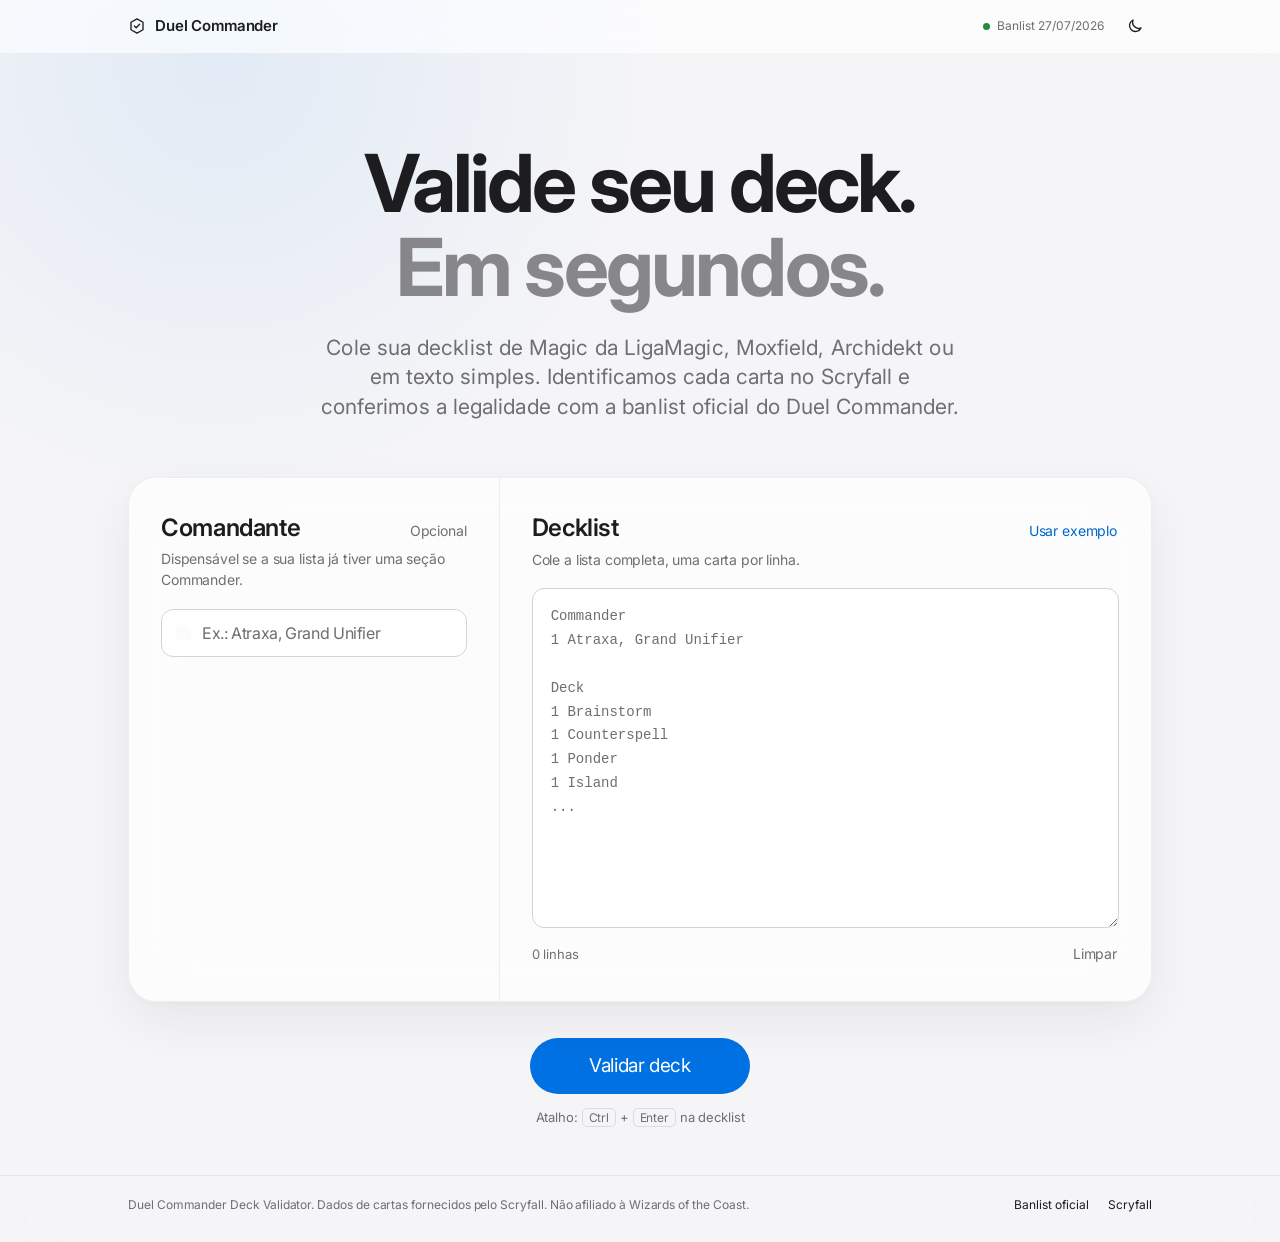
<file: index.html>
<!DOCTYPE html>
<html lang="pt-BR">
<head>
    <meta charset="UTF-8">
    <meta name="viewport" content="width=device-width, initial-scale=1.0">
    <meta name="description" content="Valide seu deck de Duel Commander com a banlist oficial e veja suas cartas em lista ou em grade.">
    <meta name="color-scheme" content="light dark">
    <meta name="theme-color" content="#ffffff" media="(prefers-color-scheme: light)">
    <meta name="theme-color" content="#000000" media="(prefers-color-scheme: dark)">

    <title>Duel Commander Validator</title>

    <!-- Aplica o tema antes da pintura para evitar flash -->
    <script>
        (function () {
            var theme = null;
            try { theme = localStorage.getItem("dc_theme"); } catch (e) {}
            if (theme !== "light" && theme !== "dark") {
                theme = window.matchMedia("(prefers-color-scheme: dark)").matches ? "dark" : "light";
            }
            document.documentElement.setAttribute("data-theme", theme);
        })();
    </script>

    <link rel="preconnect" href="https://fonts.googleapis.com">
    <link rel="preconnect" href="https://fonts.gstatic.com" crossorigin>
    <link href="https://fonts.googleapis.com/css2?family=Inter:wght@400;500;600;700&display=swap" rel="stylesheet">

    <link rel="stylesheet" href="css/style.css">
</head>

<body>

    <div class="ambient" aria-hidden="true"><span></span></div>

    <!-- NAVEGAÇÃO GLOBAL -->

    <header class="globalnav">
        <div class="globalnav-inner">

            <a class="brand" href="./" aria-label="Duel Commander Validator, início">
                <span class="brand-mark" aria-hidden="true">
                    <svg viewBox="0 0 24 24" width="18" height="18">
                        <path d="M12 2.5 20 7v10l-8 4.5L4 17V7z" fill="none" stroke="currentColor" stroke-width="1.8" stroke-linejoin="round"/>
                        <path d="m8.5 12 2.4 2.4 4.6-4.8" fill="none" stroke="currentColor" stroke-width="1.8" stroke-linecap="round" stroke-linejoin="round"/>
                    </svg>
                </span>
                <span class="brand-name">Duel Commander</span>
            </a>

            <div class="globalnav-actions">

                <span class="banlist-badge" title="Data da última verificação da banlist">
                    <span class="status-dot" aria-hidden="true"></span>
                    <span>Banlist <span id="banlistDate">atualizada</span></span>
                </span>

                <button
                    id="themeToggle"
                    class="icon-button"
                    type="button"
                    aria-label="Alternar para o modo escuro"
                    title="Alternar tema"
                >
                    <svg class="icon-sun" viewBox="0 0 24 24" width="18" height="18" aria-hidden="true">
                        <circle cx="12" cy="12" r="4.2" fill="none" stroke="currentColor" stroke-width="1.8"/>
                        <path d="M12 2.5v2.2M12 19.3v2.2M2.5 12h2.2M19.3 12h2.2M5.3 5.3l1.6 1.6M17.1 17.1l1.6 1.6M5.3 18.7l1.6-1.6M17.1 6.9l1.6-1.6" stroke="currentColor" stroke-width="1.8" stroke-linecap="round"/>
                    </svg>
                    <svg class="icon-moon" viewBox="0 0 24 24" width="18" height="18" aria-hidden="true">
                        <path d="M20 14.5A8 8 0 0 1 9.5 4a8 8 0 1 0 10.5 10.5z" fill="none" stroke="currentColor" stroke-width="1.8" stroke-linejoin="round"/>
                    </svg>
                </button>

            </div>

        </div>
    </header>


    <main>

        <!-- HERO -->

        <section class="hero">
            <h1 class="hero-title">
                Valide seu deck.
                <span class="hero-title-muted">Em segundos.</span>
            </h1>

            <p class="hero-lead">
                Cole sua decklist de Magic da LigaMagic, Moxfield,
                Archidekt ou em texto simples. Identificamos cada carta
                no Scryfall e conferimos a legalidade com a banlist
                oficial do Duel Commander.
            </p>
        </section>


        <!-- FORMULÁRIO -->

        <section class="section">
            <div class="container">

                <div class="composer">

                    <!-- COMANDANTE -->

                    <div class="composer-field composer-commander">

                        <div class="field-head">
                            <label class="field-label" for="commanderInput">
                                Comandante
                            </label>
                            <span class="field-hint">Opcional</span>
                        </div>

                        <p class="field-help">
                            Dispensável se a sua lista já tiver uma seção
                            Commander.
                        </p>

                        <div class="input-wrapper">
                            <svg class="input-icon" viewBox="0 0 24 24" width="17" height="17" aria-hidden="true">
                                <circle cx="11" cy="11" r="6.5" fill="none" stroke="currentColor" stroke-width="1.8"/>
                                <path d="m16 16 4.5 4.5" stroke="currentColor" stroke-width="1.8" stroke-linecap="round"/>
                            </svg>

                            <input
                                type="text"
                                id="commanderInput"
                                class="text-input"
                                placeholder="Ex.: Atraxa, Grand Unifier"
                                autocomplete="off"
                                spellcheck="false"
                            >
                        </div>

                        <div
                            id="commanderPreview"
                            class="commander-preview hidden"
                        ></div>

                    </div>


                    <!-- DECKLIST -->

                    <div class="composer-field composer-deck">

                        <div class="field-head">
                            <label class="field-label" for="deckInput">
                                Decklist
                            </label>

                            <button
                                id="exampleButton"
                                class="text-button"
                                type="button"
                            >
                                Usar exemplo
                            </button>
                        </div>

                        <p class="field-help">
                            Cole a lista completa, uma carta por linha.
                        </p>

                        <textarea
                            id="deckInput"
                            class="deck-textarea"
                            spellcheck="false"
                            placeholder="Commander
1 Atraxa, Grand Unifier

Deck
1 Brainstorm
1 Counterspell
1 Ponder
1 Island
..."
                        ></textarea>

                        <div class="textarea-footer">
                            <span id="lineCounter">0 linhas</span>

                            <button
                                id="clearButton"
                                class="text-button text-button-muted"
                                type="button"
                            >
                                Limpar
                            </button>
                        </div>

                    </div>

                </div>


                <!-- AÇÃO -->

                <div class="action-section">

                    <button
                        id="validateButton"
                        class="pill-button pill-button-large"
                        type="button"
                    >
                        <span id="validateButtonText">Validar deck</span>
                    </button>

                    <p class="action-info">
                        Atalho: <kbd>Ctrl</kbd> + <kbd>Enter</kbd> na decklist
                    </p>

                </div>

            </div>
        </section>


        <!-- LOADING -->

        <section
            id="loadingSection"
            class="loading-section hidden"
            role="status"
            aria-live="polite"
        >
            <div class="loading-spinner" aria-hidden="true"></div>

            <h2 class="loading-title">Validando deck</h2>

            <p id="loadingText">Consultando Scryfall</p>

            <div class="progress-container" aria-hidden="true">
                <div id="progressBar" class="progress-bar"></div>
            </div>
        </section>


        <!-- RESULTADO -->

        <section
            id="resultSection"
            class="result-section hidden"
        >
            <div class="container">

                <!-- STATUS -->

                <div id="resultStatus" class="result-status" role="status" aria-live="polite">

                    <div id="resultStatusIcon" class="result-status-icon" aria-hidden="true"></div>

                    <h2 id="resultStatusLabel" class="result-status-title">
                        Deck válido
                    </h2>

                    <p id="resultStatusTitle" class="result-status-subtitle">
                        Seu deck está dentro das regras.
                    </p>

                    <p id="resultStatusDescription" class="result-status-description">
                        Nenhum problema encontrado.
                    </p>

                </div>


                <!-- ESTATÍSTICAS -->

                <dl class="stats-strip">

                    <div class="stat">
                        <dt>Total de cartas</dt>
                        <dd id="totalCards">0</dd>
                    </div>

                    <div class="stat">
                        <dt>Cartas diferentes</dt>
                        <dd id="uniqueCards">0</dd>
                    </div>

                    <div class="stat stat-success">
                        <dt>Legais</dt>
                        <dd id="legalCards">0</dd>
                    </div>

                    <div class="stat stat-danger">
                        <dt>Problemas</dt>
                        <dd id="problemCards">0</dd>
                    </div>

                </dl>


                <!-- COMANDANTE -->

                <div id="commanderResultPanel" class="tile commander-result-panel hidden">
                    <div class="tile-head">
                        <h3 class="tile-title">Comandante</h3>
                    </div>

                    <div id="commanderResult"></div>
                </div>


                <!-- PROBLEMAS -->

                <div id="problemsPanel" class="tile problems-panel hidden">
                    <div class="tile-head">
                        <h3 class="tile-title">Problemas encontrados</h3>
                    </div>

                    <div id="problemsList" class="problems-list"></div>
                </div>


                <!-- CARTAS -->

                <div class="tile cards-panel">

                    <div class="tile-head cards-toolbar">

                        <div>
                            <h3 class="tile-title">Cartas analisadas</h3>

                            <div class="legend">
                                <span><i class="legend-dot legal"></i>Legal</span>
                                <span><i class="legend-dot banned"></i>Banida</span>
                                <span><i class="legend-dot commander"></i>Só no deck (banida como comandante)</span>
                                <span><i class="legend-dot unknown"></i>Não encontrada</span>
                            </div>
                        </div>

                        <div class="toolbar-controls">

                            <div class="segmented" role="group" aria-label="Filtrar cartas">
                                <button type="button" class="segmented-option is-active" data-filter="all" aria-pressed="true">
                                    Todas <span id="filterAllCount" class="segmented-count"></span>
                                </button>
                                <button type="button" class="segmented-option" data-filter="problems" aria-pressed="false">
                                    Com problema <span id="filterProblemCount" class="segmented-count"></span>
                                </button>
                            </div>

                            <div class="segmented segmented-icons" role="group" aria-label="Modo de visualização">
                                <button type="button" class="segmented-option is-active" data-view="list" aria-pressed="true" aria-label="Ver em lista" title="Lista">
                                    <svg viewBox="0 0 24 24" width="17" height="17" aria-hidden="true">
                                        <path d="M9 6h11M9 12h11M9 18h11" stroke="currentColor" stroke-width="1.8" stroke-linecap="round"/>
                                        <circle cx="4.5" cy="6" r="1.3" fill="currentColor"/>
                                        <circle cx="4.5" cy="12" r="1.3" fill="currentColor"/>
                                        <circle cx="4.5" cy="18" r="1.3" fill="currentColor"/>
                                    </svg>
                                    <span class="segmented-text">Lista</span>
                                </button>
                                <button type="button" class="segmented-option" data-view="grid" aria-pressed="false" aria-label="Ver em grade" title="Grade">
                                    <svg viewBox="0 0 24 24" width="17" height="17" aria-hidden="true">
                                        <rect x="3.5" y="3.5" width="7" height="7" rx="1.6" fill="none" stroke="currentColor" stroke-width="1.8"/>
                                        <rect x="13.5" y="3.5" width="7" height="7" rx="1.6" fill="none" stroke="currentColor" stroke-width="1.8"/>
                                        <rect x="3.5" y="13.5" width="7" height="7" rx="1.6" fill="none" stroke="currentColor" stroke-width="1.8"/>
                                        <rect x="13.5" y="13.5" width="7" height="7" rx="1.6" fill="none" stroke="currentColor" stroke-width="1.8"/>
                                    </svg>
                                    <span class="segmented-text">Grade</span>
                                </button>
                            </div>

                        </div>

                    </div>

                    <div id="cardsList" class="cards-list is-list"></div>

                    <p id="cardsEmpty" class="cards-empty hidden">
                        Nenhuma carta com problema. Tudo certo por aqui.
                    </p>

                </div>


                <!-- NOVA VALIDAÇÃO -->

                <div class="new-validation">
                    <button id="newValidationButton" class="pill-button pill-button-secondary" type="button">
                        Validar outro deck
                    </button>
                </div>

            </div>
        </section>

    </main>


    <!-- FOOTER -->

    <footer class="globalfooter">
        <div class="container footer-inner">
            <p>
                Duel Commander Deck Validator. Dados de cartas fornecidos
                pelo Scryfall. Não afiliado à Wizards of the Coast.
            </p>

            <nav class="footer-links" aria-label="Links externos">
                <a href="https://www.duelcommander.org/banlist/" target="_blank" rel="noopener noreferrer">Banlist oficial</a>
                <a href="https://scryfall.com/" target="_blank" rel="noopener noreferrer">Scryfall</a>
            </nav>
        </div>
    </footer>


    <!-- TOOLTIP DA CARTA (hover na lista) -->

    <div id="cardTooltip" class="card-tooltip" aria-hidden="true">
        <img id="tooltipImage" alt="">
    </div>


    <!-- VISUALIZADOR DA CARTA (clique) -->

    <dialog id="cardViewer" class="card-viewer" aria-labelledby="cardViewerName">
        <div class="card-viewer-body">
            <button type="button" class="card-viewer-close icon-button" data-close-viewer aria-label="Fechar">
                <svg viewBox="0 0 24 24" width="18" height="18" aria-hidden="true">
                    <path d="M6 6l12 12M18 6 6 18" stroke="currentColor" stroke-width="2" stroke-linecap="round"/>
                </svg>
            </button>

            <img id="cardViewerImage" class="card-viewer-image" alt="">

            <div class="card-viewer-info">
                <span id="cardViewerStatus" class="card-status"></span>
                <h3 id="cardViewerName"></h3>
                <p id="cardViewerReason"></p>
            </div>
        </div>
    </dialog>


    <script src="js/banlist.js"></script>
    <script src="js/deck-view.js"></script>
    <script src="js/app.js"></script>
    <script src="js/ui.js"></script>

</body>
</html>
</file>
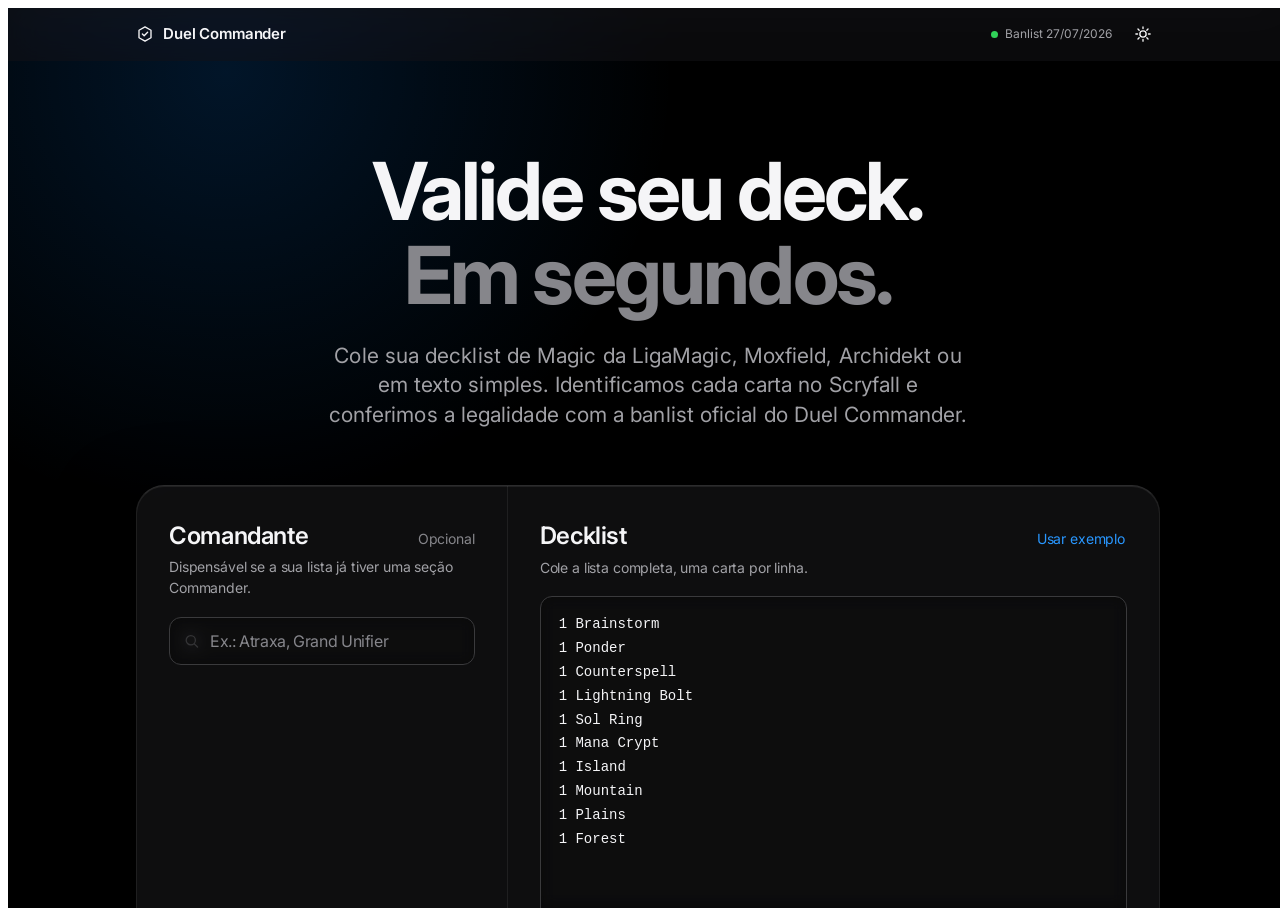
<file: tests/ui.test.html>
<!DOCTYPE html>
<html lang="pt-BR">
<head>
    <meta charset="UTF-8">
    <title>Testes: interface</title>
</head>
<body>

<iframe id="app" src="../index.html" style="width:1280px;height:900px;border:0"></iframe>

<script src="harness.js"></script>
<script src="fixtures.js"></script>
<script>

const frame = document.getElementById("app");

let win;
let doc;

const $ = selector => doc.querySelector(selector);
const $$ = selector => [...doc.querySelectorAll(selector)];

/*
Estado limpo para cada teste: resultado com as cartas
de exemplo, filtro "Todas" e lista. View Transitions
ficam desligadas: o tempo virtual do headless nunca
executa o callback delas.
*/

function setup() {

    doc.startViewTransition = undefined;

    win.renderResult({
        structure: { total: 7 },
        analyzed: fixtureCards,
        problems: fixtureProblems,
        commanderData: null,
        legalCount: 4,
        problemCount: 2
    });

    $("#resultSection").classList.remove("hidden");

    win.positionThumbs();

    $('[data-filter="all"]').click();
    $('[data-view="list"]').click();

}

function groupTitles() {

    return $$(".card-group-title").map(
        title => title.firstChild.textContent.trim()
    );

}

test("page loads without errors", () => {
    assertEqual(typeof win.renderCards, "function");
    assertEqual($("#lineCounter").textContent.trim(), "0 linhas", "o fim de app.js deve ter rodado");
});

test("cards are grouped by type", () => {
    setup();
    assertEqual(groupTitles(), ["Criaturas", "Mágicas instantâneas", "Artefatos", "Terrenos", "Não encontradas"]);
});

test("view toggle switches list and grid", () => {
    setup();
    $('[data-view="grid"]').click();
    assertEqual($("#cardsList").classList.contains("is-grid"), true);
    assertEqual($('[data-view="grid"]').getAttribute("aria-pressed"), "true");
    $('[data-view="list"]').click();
    assertEqual($("#cardsList").classList.contains("is-list"), true);
    assertEqual($('[data-view="grid"]').getAttribute("aria-pressed"), "false");
});

test("problems filter shows only problems, then resets on clean deck", () => {
    setup();
    $('[data-filter="problems"]').click();
    assertEqual($$(".deck-card").length, 2);
    win.renderCards(fixtureCards.filter(card => card.status === "legal"));
    assertEqual($('[data-filter="problems"]').disabled, true);
    assertEqual($('[data-filter="all"]').getAttribute("aria-pressed"), "true");
    assertEqual($$(".deck-card").length > 0, true);
});

test("unknown card shows placeholder and viewer opens without image", () => {
    setup();
    $('[data-view="grid"]').click();
    const placeholder = $(".deck-card.is-unknown .deck-card-placeholder");
    assertEqual(placeholder.textContent.trim(), "Cartaquenaoexiste");
    placeholder.closest(".deck-card").click();
    assertEqual($("#cardViewer").open, true);
    assertEqual($("#cardViewerImage").hasAttribute("src"), false);
    $("#cardViewer").dispatchEvent(new Event("cancel", { cancelable: true }));
    assertEqual($("#cardViewer").open, false);
});

test("theme toggle flips data-theme and persists", () => {
    doc.startViewTransition = undefined;
    const before = doc.documentElement.dataset.theme;
    $("#themeToggle").click();
    const after = doc.documentElement.dataset.theme;
    assertEqual(after, before === "dark" ? "light" : "dark");
    assertEqual(win.localStorage.getItem("dc_theme"), after);
});

test("segmented thumb is measured once results are visible", () => {
    setup();
    assertEqual($$(".segmented.has-thumb").length, 2);
    assertEqual($(".segmented").style.getPropertyValue("--thumb-w") !== "", true);
});

test("toggles do not touch a live region", () => {
    setup();
    assertEqual($("#resultSection").hasAttribute("aria-live"), false);
    assertEqual($$("#resultSection [aria-live]").map(el => el.id), ["resultStatus"]);
});

test("verdict icon strokes are drawable", () => {
    setup();
    const paths = $$("#resultStatusIcon svg path");
    assertEqual(paths.length, 2, "o X tem dois traços");
    assertEqual(paths.every(path => path.getAttribute("pathLength") === "1"), true);
});

test("problem stat matches the problem list", () => {
    setup();
    assertEqual($("#problemCards").textContent.trim(), String($$(".problem-item").length));
    assertEqual($("#problemCards").textContent.trim(), "2");
});

test("filter label names its unit", () => {
    setup();
    assertEqual($('[data-filter="problems"]').textContent.trim().startsWith("Com problema"), true);
});

test("verdict has one specific line", () => {
    setup();
    assertEqual($("#resultStatusTitle").textContent.trim(), win.describeProblems(fixtureCards, fixtureProblems));
    assertEqual($("#resultStatusDescription").textContent.trim(), "");
});

test("example button updates the line counter", () => {
    $("#exampleButton").click();
    assertEqual($("#lineCounter").textContent.trim(), "10 linhas");
});

test("dark theme has no colored glow on banned cards", () => {
    setup();
    doc.documentElement.dataset.theme = "dark";
    $('[data-view="grid"]').click();
    const shadow = win.getComputedStyle($(".deck-card.is-banned .deck-card-art")).boxShadow;
    assertEqual(shadow.includes("rgba(255, 69, 58, 0.4)"), false, shadow);
});

test("ambient has a single light", () => {
    assertEqual($$(".ambient span").length, 1);
});

frame.addEventListener("load", () => {
    win = frame.contentWindow;
    doc = frame.contentDocument;
    done();
});

</script>
</body>
</html>
</file>
<file: css/style.css>
/* =========================================================
   DUEL COMMANDER VALIDATOR
   Estilo inspirado no design da Apple: superfícies limpas,
   tipografia grande, cinzas neutros e um único azul de ação.
========================================================= */

*,
*::before,
*::after {
    box-sizing: border-box;
    margin: 0;
    padding: 0;
}


/* =========================================================
   TOKENS: TEMA CLARO (padrão)
========================================================= */

:root {
    color-scheme: light;

    --bg: #ffffff;
    --bg-alt: #f5f5f7;
    --surface: #ffffff;
    --surface-raised: #ffffff;
    --field: #ffffff;
    --field-border: #d2d2d7;

    --text: #1d1d1f;
    --text-secondary: #6e6e73;
    --text-tertiary: #6e6e73;
    --text-display-muted: #86868b;

    --separator: rgba(0, 0, 0, 0.1);
    --separator-soft: rgba(0, 0, 0, 0.06);
    --hover: rgba(0, 0, 0, 0.04);

    --accent: #0071e3;
    --accent-hover: #0077ed;
    --accent-text: #0066cc;
    --accent-ring: rgba(0, 113, 227, 0.32);

    --green: #248a3d;
    --green-bg: rgba(52, 199, 89, 0.12);
    --red: #d70015;
    --red-bg: rgba(255, 59, 48, 0.1);
    --orange: #b25000;
    --orange-bg: rgba(255, 149, 0, 0.14);
    --gray-bg: rgba(0, 0, 0, 0.06);

    --nav-bg: rgba(255, 255, 255, 0.64);
    --nav-bg-scrolled: rgba(255, 255, 255, 0.8);
    --segmented-bg: rgba(0, 0, 0, 0.06);
    --segmented-thumb: #ffffff;

    /* Vidro: superfície translúcida + desfoque + borda de luz */
    --glass: rgba(255, 255, 255, 0.72);
    --glass-strong: rgba(255, 255, 255, 0.76);
    --popover-bg: rgba(255, 255, 255, 0.92);
    --glass-inner: rgba(255, 255, 255, 0.72);
    --glass-edge: rgba(255, 255, 255, 0.85);
    --glass-rim: rgba(0, 0, 0, 0.06);
    --glass-blur: saturate(180%) blur(28px);
    --glass-shadow: 0 1px 0 rgba(255, 255, 255, 0.9) inset, 0 20px 50px rgba(0, 0, 0, 0.06), 0 2px 8px rgba(0, 0, 0, 0.03);
    --field-glass: rgba(255, 255, 255, 0.86);

    /* Luz ambiente que o vidro refrata: uma só, azul e discreta */
    --ambient-a: rgba(0, 113, 227, 0.08);
    --ambient-base: #f5f5f7;

    --shadow-tile: 0 2px 12px rgba(0, 0, 0, 0.04);
    --shadow-pop: 0 12px 40px rgba(0, 0, 0, 0.14), 0 2px 8px rgba(0, 0, 0, 0.06);
    --shadow-card: 0 6px 20px rgba(0, 0, 0, 0.14);

    --radius-xl: 28px;
    --radius-lg: 18px;
    --radius-md: 12px;
    --radius-sm: 8px;

    --font:
        -apple-system, BlinkMacSystemFont, "SF Pro Text", "SF Pro Display",
        Inter, "Segoe UI", Roboto, "Helvetica Neue", Arial, sans-serif;
    --font-mono:
        ui-monospace, "SF Mono", "JetBrains Mono", Menlo, Consolas, monospace;

    --ease: cubic-bezier(0.25, 0.1, 0.25, 1);
    --ease-out: cubic-bezier(0.16, 1, 0.3, 1);
}


/* =========================================================
   TOKENS: TEMA ESCURO
========================================================= */

:root[data-theme="dark"] {
    color-scheme: dark;

    --bg: #000000;
    --bg-alt: #101012;
    --surface: #1c1c1e;
    --surface-raised: #2c2c2e;
    --field: #0b0b0c;
    --field-border: #3a3a3c;

    --text: #f5f5f7;
    --text-secondary: #a1a1a6;
    --text-tertiary: #86868b;
    --text-display-muted: #86868b;

    --separator: rgba(255, 255, 255, 0.14);
    --separator-soft: rgba(255, 255, 255, 0.08);
    --hover: rgba(255, 255, 255, 0.06);

    --accent: #0071e3;
    --accent-hover: #0a84ff;
    --accent-text: #2997ff;
    --accent-ring: rgba(41, 151, 255, 0.4);

    --green: #30d158;
    --green-bg: rgba(48, 209, 88, 0.14);
    --red: #ff453a;
    --red-bg: rgba(255, 69, 58, 0.14);
    --orange: #ff9f0a;
    --orange-bg: rgba(255, 159, 10, 0.15);
    --gray-bg: rgba(255, 255, 255, 0.1);

    --nav-bg: rgba(18, 18, 20, 0.6);
    --nav-bg-scrolled: rgba(18, 18, 20, 0.78);
    --segmented-bg: rgba(255, 255, 255, 0.1);
    --segmented-thumb: rgba(255, 255, 255, 0.24);

    --glass: rgba(28, 28, 30, 0.5);
    --glass-strong: rgba(36, 36, 38, 0.72);
    --popover-bg: rgba(44, 44, 46, 0.92);
    --glass-inner: rgba(255, 255, 255, 0.045);
    --glass-edge: rgba(255, 255, 255, 0.12);
    --glass-rim: rgba(255, 255, 255, 0.07);
    --glass-blur: saturate(160%) blur(32px);
    --glass-shadow: 0 1px 0 rgba(255, 255, 255, 0.08) inset, 0 30px 80px rgba(0, 0, 0, 0.5);
    --field-glass: rgba(0, 0, 0, 0.38);

    /* No escuro: fundo preto, um leve brilho azul atrás do vidro */
    --ambient-a: rgba(10, 132, 255, 0.16);
    --ambient-base: #000000;

    --shadow-tile: none;
    --shadow-pop: 0 16px 50px rgba(0, 0, 0, 0.6);
    --shadow-card: 0 8px 24px rgba(0, 0, 0, 0.5);
}


/* =========================================================
   BASE
========================================================= */

html {
    scroll-behavior: smooth;
    -webkit-text-size-adjust: 100%;
}

body {
    min-height: 100vh;
    display: flex;
    flex-direction: column;

    background: var(--ambient-base);
    color: var(--text);

    font-family: var(--font);
    font-size: 17px;
    line-height: 1.47;
    letter-spacing: -0.022em;

    -webkit-font-smoothing: antialiased;
    -moz-osx-font-smoothing: grayscale;

    transition: background-color 0.3s var(--ease), color 0.3s var(--ease);
}

main {
    flex: 1;
}

button,
input,
textarea {
    font: inherit;
    color: inherit;
    letter-spacing: inherit;
}

button {
    cursor: pointer;
    background: none;
    border: 0;
}

img {
    display: block;
    max-width: 100%;
}

a {
    color: var(--accent-text);
    text-decoration: none;
}

a:hover {
    text-decoration: underline;
}

:focus-visible {
    outline: 3px solid var(--accent-ring);
    outline-offset: 2px;
    border-radius: 6px;
}

::selection {
    background: var(--accent-ring);
}

input,
textarea {
    caret-color: var(--accent);
}

html {
    scrollbar-color: var(--separator) transparent;
}

a {
    text-underline-offset: 3px;
}

kbd {
    font-family: var(--font);
    font-size: 12px;
    padding: 1px 6px;
    border-radius: 5px;
    border: 1px solid var(--separator);
    background: var(--bg-alt);
    color: var(--text-secondary);
}

.container {
    width: min(1024px, 100% - 32px);
    margin: 0 auto;
}

.hidden {
    display: none !important;
}


/* =========================================================
   NAVEGAÇÃO GLOBAL
========================================================= */

.globalnav {
    position: sticky;
    top: 0;
    z-index: 100;

    background: var(--nav-bg);
    -webkit-backdrop-filter: saturate(180%) blur(20px);
    backdrop-filter: saturate(180%) blur(20px);

    /* A linha só aparece quando há conteúdo passando por baixo */
    border-bottom: 1px solid transparent;

    transition: background-color 0.3s var(--ease), border-color 0.3s var(--ease);
}

.globalnav.is-scrolled {
    background: var(--nav-bg-scrolled);
    border-bottom-color: var(--separator-soft);
}

.globalnav-inner {
    width: min(1024px, 100% - 32px);
    height: 52px;
    margin: 0 auto;

    display: flex;
    align-items: center;
    justify-content: space-between;
    gap: 16px;
}

.brand {
    display: inline-flex;
    align-items: center;
    gap: 9px;

    color: var(--text);
    font-size: 15px;
    font-weight: 600;
    letter-spacing: -0.01em;
}

.brand:hover {
    text-decoration: none;
}

.brand-mark {
    display: inline-flex;
}

.globalnav-actions {
    display: flex;
    align-items: center;
    gap: 14px;
}

.banlist-badge {
    display: inline-flex;
    align-items: center;
    gap: 7px;

    color: var(--text-secondary);
    font-size: 12px;
    letter-spacing: 0;
}

.status-dot {
    width: 7px;
    height: 7px;
    border-radius: 50%;
    background: var(--green);
}

.icon-button {
    width: 34px;
    height: 34px;

    display: inline-flex;
    align-items: center;
    justify-content: center;

    border-radius: 50%;
    color: var(--text);

    transition: background-color 0.2s var(--ease);
}

.icon-button:hover {
    background: var(--hover);
}

/* Lua no claro (vai para escuro), sol no escuro: um gira para dentro, o outro para fora */
#themeToggle {
    position: relative;
}

#themeToggle svg {
    position: absolute;
    transition: transform 0.5s var(--ease-out), opacity 0.25s var(--ease);
}

.icon-sun {
    opacity: 0;
    transform: rotate(-90deg) scale(0.5);
}

.icon-moon {
    opacity: 1;
    transform: none;
}

:root[data-theme="dark"] .icon-sun {
    opacity: 1;
    transform: none;
}

:root[data-theme="dark"] .icon-moon {
    opacity: 0;
    transform: rotate(90deg) scale(0.5);
}


/* =========================================================
   HERO
========================================================= */

.hero {
    padding: 88px 16px 56px;
    text-align: center;
}

.hero-title {
    font-size: 80px;
    line-height: 1.05;
    font-weight: 700;
    letter-spacing: -0.035em;
    text-wrap: balance;
}

.hero-title-muted {
    display: block;
    color: var(--text-display-muted, var(--text-tertiary));
}

.hero-lead {
    max-width: 640px;
    margin: 24px auto 0;

    color: var(--text-secondary);
    font-size: 21px;
    line-height: 1.4;
    letter-spacing: 0.004em;
    text-wrap: pretty;
}


/* =========================================================
   FORMULÁRIO
========================================================= */

.section {
    padding-bottom: 40px;
}

.composer {
    display: grid;
    grid-template-columns: minmax(0, 0.85fr) minmax(0, 1.5fr);
    border-radius: var(--radius-xl);
}

.composer-field {
    padding: 32px;
}

/* Divisória entre comandante e decklist (sem overflow:hidden, que cortava o autocomplete) */
.composer-deck {
    border-left: 1px solid var(--glass-rim);
}

.field-head {
    display: flex;
    align-items: baseline;
    justify-content: space-between;
    gap: 12px;
}

.field-label {
    font-size: 24px;
    font-weight: 600;
    letter-spacing: -0.015em;
}

.field-hint {
    color: var(--text-tertiary);
    font-size: 14px;
    letter-spacing: -0.01em;
}

.field-help {
    margin: 4px 0 18px;
    color: var(--text-secondary);
    font-size: 14px;
    letter-spacing: -0.01em;
}

.input-wrapper {
    position: relative;
}

.input-icon {
    position: absolute;
    left: 14px;
    top: 50%;
    transform: translateY(-50%);
    color: var(--text-tertiary);
    pointer-events: none;
}

.text-input {
    width: 100%;
    height: 48px;
    padding: 0 16px 0 40px;

    background: var(--field-glass);
    border: 1px solid var(--field-border);
    border-radius: var(--radius-md);

    font-size: 16px;
    outline: none;

    transition: border-color 0.2s var(--ease), box-shadow 0.2s var(--ease);
}

.text-input::placeholder,
.deck-textarea::placeholder {
    color: var(--text-tertiary);
}

.text-input:focus,
.deck-textarea:focus {
    border-color: var(--accent);
    box-shadow: 0 0 0 4px var(--accent-ring);
}

.deck-textarea {
    display: block;
    width: 100%;
    min-height: 340px;
    padding: 16px 18px;
    resize: vertical;

    background: var(--field-glass);
    border: 1px solid var(--field-border);
    border-radius: var(--radius-md);

    font-family: var(--font-mono);
    font-size: 14px;
    line-height: 1.7;
    letter-spacing: 0;

    outline: none;

    transition: border-color 0.2s var(--ease), box-shadow 0.2s var(--ease);
}

.textarea-footer {
    margin-top: 12px;

    display: flex;
    align-items: center;
    justify-content: space-between;

    color: var(--text-tertiary);
    font-size: 13px;
    letter-spacing: -0.01em;
}

.text-button {
    color: var(--accent-text);
    font-size: 14px;
    letter-spacing: -0.01em;
    padding: 4px 2px;
    border-radius: 6px;
}

.text-button:hover {
    text-decoration: underline;
}

.text-button-muted {
    color: var(--text-secondary);
}


/* ---------- Autocomplete do comandante ---------- */

.commander-autocomplete {
    position: absolute;
    left: 0;
    right: 0;
    top: calc(100% + 6px);
    z-index: 50;

    max-height: 360px;
    overflow-y: auto;

    padding: 6px;

    background: var(--popover-bg);
    border: 1px solid var(--separator-soft);
    border-radius: var(--radius-md);
    box-shadow: var(--shadow-pop);
}

.commander-autocomplete-option {
    display: flex;
    align-items: center;
    gap: 10px;

    width: 100%;
    min-height: 40px;
    padding: 8px 10px;

    border-radius: var(--radius-sm);
    text-align: left;
    font-size: 15px;
    user-select: none;
    -webkit-user-select: none;
}

.commander-autocomplete-option:hover,
.commander-autocomplete-option:focus-visible {
    background: var(--accent);
    color: #ffffff;
    outline: none;
}

.commander-autocomplete-option span {
    overflow: hidden;
    white-space: nowrap;
    text-overflow: ellipsis;
}


/* ---------- Preview do comandante ---------- */

.commander-preview {
    margin-top: 20px;
}

.commander-preview-card {
    display: flex;
    align-items: center;
    gap: 16px;
}

.commander-preview-card img {
    width: 96px;
    border-radius: 5%;
    box-shadow: var(--shadow-card);
}

.commander-preview-card strong {
    display: block;
    font-size: 17px;
    font-weight: 600;
    line-height: 1.25;
}

.commander-preview-card span {
    display: block;
    margin-top: 4px;
    color: var(--green);
    font-size: 13px;
}


/* =========================================================
   BOTÕES PRINCIPAIS
========================================================= */

.action-section {
    padding: 36px 0 8px;
    text-align: center;
}

.pill-button {
    display: inline-flex;
    align-items: center;
    justify-content: center;
    gap: 8px;

    min-height: 44px;
    padding: 0 22px;

    border-radius: 980px;
    background: var(--accent);
    color: #ffffff;

    font-size: 17px;
    font-weight: 400;

    transition: background-color 0.2s var(--ease), transform 0.2s var(--ease), opacity 0.2s;
}

.pill-button:hover {
    background: var(--accent-hover);
}

.pill-button:active {
    transform: scale(0.98);
}

.pill-button:disabled {
    opacity: 0.45;
    cursor: not-allowed;
    transform: none;
}

.pill-button-large {
    min-height: 56px;
    min-width: 220px;
    padding: 0 32px;
    font-size: 19px;
}

.pill-button-secondary {
    background: transparent;
    color: var(--accent-text);
    border: 1px solid currentColor;
}

.pill-button-secondary:hover {
    background: var(--accent);
    border-color: var(--accent);
    color: #ffffff;
}

.action-info {
    margin-top: 14px;
    color: var(--text-tertiary);
    font-size: 13px;
    letter-spacing: -0.01em;
}


/* =========================================================
   LOADING
========================================================= */

.loading-section {
    padding: 48px 16px 64px;
    text-align: center;
}

.loading-spinner {
    width: 32px;
    height: 32px;
    margin: 0 auto 18px;

    border-radius: 50%;
    border: 3px solid var(--separator);
    border-top-color: var(--text-secondary);

    animation: spin 0.9s linear infinite;
}

@keyframes spin {
    to { transform: rotate(360deg); }
}

.loading-title {
    font-size: 24px;
    font-weight: 600;
    letter-spacing: -0.015em;
}

.loading-section p {
    margin-top: 4px;
    color: var(--text-secondary);
    font-size: 15px;
}

.progress-container {
    width: min(360px, 80%);
    height: 4px;
    margin: 22px auto 0;

    background: var(--separator-soft);
    border-radius: 4px;
    overflow: hidden;
}

.progress-bar {
    width: 0%;
    height: 100%;
    background: var(--accent);
    border-radius: 4px;
    transition: width 0.3s var(--ease);
}


/* =========================================================
   RESULTADO
========================================================= */

.result-section {
    padding: 40px 0 96px;
    scroll-margin-top: 52px;
    animation: rise 0.5s var(--ease) both;
}

@keyframes rise {
    from { opacity: 0; transform: translateY(16px); }
    to { opacity: 1; transform: none; }
}

.result-status {
    padding: 56px 24px 48px;
    text-align: center;
}

.result-status-icon {
    width: 64px;
    height: 64px;
    margin: 0 auto 18px;

    display: flex;
    align-items: center;
    justify-content: center;

    border-radius: 50%;
    background: var(--green);
    color: #ffffff;
}

.result-status.invalid .result-status-icon {
    background: var(--red);
}

.result-status-title {
    font-size: 80px;
    line-height: 1.05;
    font-weight: 700;
    letter-spacing: -0.035em;
    text-wrap: balance;
}

.result-status.valid .result-status-title {
    color: var(--green);
}

.result-status.invalid .result-status-title {
    color: var(--red);
}

.result-status-subtitle {
    margin-top: 10px;
    font-size: 28px;
    line-height: 1.15;
    font-weight: 600;
    letter-spacing: -0.02em;
    text-wrap: balance;
}

.result-status-description {
    margin-top: 10px;
    color: var(--text-secondary);
    font-size: 19px;
}

/* A linha do veredito já diz tudo; sem descrição, o espaço some */
.result-status-description:empty {
    display: none;
}


/* ---------- Estatísticas (faixa única, estilo ficha técnica) ---------- */

.stats-strip {
    display: grid;
    grid-template-columns: repeat(4, minmax(0, 1fr));
    margin: 0 0 12px;
    padding: 28px 0;

    background: var(--glass);
    border-radius: var(--radius-xl);
}

.stat {
    padding: 0 28px;
}

.stat + .stat {
    border-left: 1px solid var(--separator);
}

.stat dt {
    color: var(--text-secondary);
    font-size: 14px;
    letter-spacing: -0.01em;
}

.stat dd {
    margin-top: 2px;
    font-size: 40px;
    line-height: 1.1;
    font-weight: 600;
    letter-spacing: -0.03em;
    font-variant-numeric: tabular-nums;
}

.stat-success dd {
    color: var(--green);
}

.stat-danger dd {
    color: var(--red);
}


/* ---------- Tiles ---------- */

.tile {
    padding: 28px;
    margin-bottom: 12px;

    background: var(--glass);
    border-radius: var(--radius-xl);
}

.tile-head {
    margin-bottom: 20px;
}

.tile-title {
    font-size: 24px;
    font-weight: 600;
    letter-spacing: -0.015em;
}


/* ---------- Problemas ---------- */

.problems-list {
    background: var(--glass-inner);
    border-radius: var(--radius-lg);
    overflow: hidden;
}

.problem-item {
    display: flex;
    align-items: center;
    gap: 14px;
    padding: 14px 18px;
}

.problem-item + .problem-item {
    border-top: 1px solid var(--separator-soft);
}

.problem-icon {
    width: 26px;
    height: 26px;
    flex-shrink: 0;

    display: flex;
    align-items: center;
    justify-content: center;

    border-radius: 50%;
    background: var(--red);
    color: #ffffff;

    font-size: 14px;
    font-weight: 700;
}

.problem-info {
    flex: 1;
    min-width: 0;
}

.problem-name {
    font-size: 16px;
    font-weight: 600;
}

.problem-reason {
    margin-top: 1px;
    color: var(--text-secondary);
    font-size: 14px;
    letter-spacing: -0.01em;
}


/* ---------- Comandante (resultado) ---------- */

.commander-card {
    display: flex;
    align-items: center;
    gap: 24px;
}

.commander-card-zoom {
    flex-shrink: 0;
    border-radius: 7px;
    cursor: zoom-in;
}

.commander-card-image {
    width: 150px;
    border-radius: 4.8%;
    box-shadow: var(--shadow-card);
    transition: transform 0.25s var(--ease);
}

.commander-card-zoom:hover .commander-card-image {
    transform: translateY(-3px);
}

.commander-card-info h4 {
    font-size: 28px;
    line-height: 1.15;
    font-weight: 600;
    letter-spacing: -0.02em;
    margin-bottom: 6px;
}

.commander-card-info p {
    color: var(--text-secondary);
    font-size: 15px;
}

.commander-card-info .commander-state {
    color: var(--green);
    font-weight: 500;
}

.commander-card-info .commander-state.banned {
    color: var(--red);
}

.commander-card-info .commander-state.unknown {
    color: var(--text-secondary);
}


/* =========================================================
   CARTAS: TOOLBAR
========================================================= */

.cards-toolbar {
    display: flex;
    align-items: flex-end;
    justify-content: space-between;
    gap: 16px;
    flex-wrap: wrap;
}

.legend {
    display: flex;
    flex-wrap: wrap;
    gap: 6px 16px;
    margin-top: 8px;

    color: var(--text-secondary);
    font-size: 13px;
    letter-spacing: -0.01em;
}

.legend span {
    display: inline-flex;
    align-items: center;
    gap: 6px;
}

.legend-dot {
    width: 8px;
    height: 8px;
    border-radius: 50%;
}

.legend-dot.legal { background: var(--green); }
.legend-dot.banned { background: var(--red); }
.legend-dot.commander { background: var(--orange); }
.legend-dot.unknown { background: var(--text-tertiary); }

.toolbar-controls {
    display: flex;
    align-items: center;
    gap: 10px;
    flex-wrap: wrap;
}

/* Segmented control estilo iOS/macOS */
.segmented {
    display: inline-flex;
    padding: 2px;
    gap: 2px;

    background: var(--segmented-bg);
    border-radius: 9px;
}

.segmented-option {
    display: inline-flex;
    align-items: center;
    gap: 6px;

    min-height: 30px;
    padding: 0 12px;

    border-radius: 7px;
    color: var(--text);
    font-size: 13px;
    font-weight: 500;
    letter-spacing: -0.01em;
    white-space: nowrap;

    transition: background-color 0.2s var(--ease), box-shadow 0.2s var(--ease);
}

.segmented-option:hover:not(.is-active):not(:disabled) {
    background: var(--hover);
}

.segmented-option.is-active {
    background: var(--segmented-thumb);
    box-shadow: 0 1px 3px rgba(0, 0, 0, 0.12), 0 0 0 0.5px rgba(0, 0, 0, 0.04);
}

.segmented-option:disabled {
    opacity: 0.4;
    cursor: default;
}

.segmented-count {
    color: var(--text-secondary);
    font-variant-numeric: tabular-nums;
}

.segmented-icons .segmented-option {
    padding: 0 10px;
}

/* O texto existe para leitores de tela via aria-label; visualmente só o ícone */
.segmented-text {
    display: none;
}


/* =========================================================
   CARTAS: LISTA E GRADE
========================================================= */

.deck-card {
    position: relative;
    color: var(--text);
    text-align: left;
}

.deck-card-meta {
    display: flex;
    align-items: center;
    gap: 10px;
    min-width: 0;
}

.card-quantity {
    flex-shrink: 0;
    min-width: 26px;
    color: var(--text-tertiary);
    font-size: 14px;
    font-variant-numeric: tabular-nums;
}

.card-name {
    flex: 1;
    min-width: 0;
    overflow: hidden;
    white-space: nowrap;
    text-overflow: ellipsis;
    font-size: 15px;
}

.card-status {
    flex-shrink: 0;
    display: inline-flex;
    align-items: center;

    padding: 3px 9px;
    border-radius: 980px;

    font-size: 12px;
    font-weight: 500;
    letter-spacing: -0.005em;
    white-space: nowrap;
}

.card-status.legal { color: var(--green); background: var(--green-bg); }
.card-status.banned { color: var(--red); background: var(--red-bg); }
.card-status.commander-banned { color: var(--orange); background: var(--orange-bg); }
.card-status.unknown { color: var(--text-secondary); background: var(--gray-bg); }


/* ---------- Grupos por tipo ---------- */

.card-group + .card-group {
    margin-top: 32px;
}

.card-group-title {
    display: flex;
    align-items: baseline;
    gap: 8px;
    margin-bottom: 12px;

    font-size: 19px;
    font-weight: 600;
    letter-spacing: -0.015em;
}

.card-group-title span {
    color: var(--text-tertiary);
    font-weight: 400;
    font-variant-numeric: tabular-nums;
}

.deck-card {
    width: 100%;
}


/* ---------- Modo lista ---------- */

.cards-list.is-list .card-group-items {
    display: grid;
    grid-template-columns: repeat(2, minmax(0, 1fr));
    column-gap: 24px;

    padding: 0 18px;
    background: var(--glass-inner);
    border-radius: var(--radius-lg);
}

.cards-list.is-list .deck-card {
    display: flex;
    align-items: center;
    gap: 12px;

    min-height: 48px;
    padding: 8px 0;

    border-bottom: 1px solid var(--separator-soft);
}

/* Remove a linha da última carta de cada coluna */
.cards-list.is-list .deck-card:last-child,
.cards-list.is-list .deck-card:nth-last-child(2):nth-child(odd) {
    border-bottom: 0;
}

.cards-list.is-list .deck-card-meta {
    flex: 1;
}

.cards-list.is-list .deck-card-art {
    display: none;
}

.cards-list.is-list .deck-card:hover .card-name {
    color: var(--accent-text);
}


/* ---------- Modo grade ---------- */

.cards-list.is-grid .card-group-items {
    display: grid;
    grid-template-columns: repeat(auto-fill, minmax(150px, 1fr));
    gap: 24px 16px;
}

.cards-list.is-grid .deck-card {
    display: flex;
    flex-direction: column;
    gap: 10px;
}

.deck-card-art {
    position: relative;
    aspect-ratio: 488 / 680;
    border-radius: 4.8% / 3.5%;
    overflow: hidden;

    background: var(--surface-raised);
    box-shadow: var(--shadow-card);

    transition: transform 0.35s var(--ease), box-shadow 0.35s var(--ease);
}

.deck-card-art img {
    width: 100%;
    height: 100%;
    object-fit: cover;
}

.cards-list.is-grid .deck-card:hover .deck-card-art {
    transform: translateY(-4px) scale(1.02);
}

.deck-card-placeholder {
    position: absolute;
    inset: 0;

    display: flex;
    align-items: center;
    justify-content: center;
    padding: 14px;

    color: var(--text-secondary);
    border: 1px dashed var(--separator);
    border-radius: inherit;
    text-align: center;
    font-size: 14px;
}

.deck-card-qty-badge {
    position: absolute;
    top: 8px;
    left: 8px;

    padding: 2px 8px;
    border-radius: 980px;

    background: rgba(0, 0, 0, 0.78);
    color: #ffffff;

    font-size: 12px;
    font-variant-numeric: tabular-nums;
    font-weight: 600;
}

.cards-list.is-grid .deck-card.is-banned .deck-card-art {
    box-shadow: 0 0 0 3px var(--red), var(--shadow-card);
}

.cards-list.is-grid .deck-card.is-commander-banned .deck-card-art {
    box-shadow: 0 0 0 3px var(--orange), var(--shadow-card);
}

.cards-list.is-grid .deck-card.is-unknown .deck-card-art {
    box-shadow: none;
}

.cards-list.is-grid .deck-card-meta {
    flex-direction: column;
    align-items: flex-start;
    gap: 6px;
}

.cards-list.is-grid .card-quantity {
    display: none;
}

.cards-list.is-grid .card-name {
    width: 100%;
    font-size: 14px;
    font-weight: 500;
}

/* Na grade, só os status que pedem atenção ganham selo */
.cards-list.is-grid .card-status.legal {
    display: none;
}

.cards-empty {
    padding: 32px 16px;
    text-align: center;
    color: var(--text-secondary);
    font-size: 15px;
}


/* =========================================================
   TOOLTIP (hover na lista)
========================================================= */

.card-tooltip {
    position: fixed;
    z-index: 1000;
    width: 240px;

    pointer-events: none;
    opacity: 0;
    transform: translateY(6px) scale(0.98);
    transition: opacity 0.15s var(--ease), transform 0.15s var(--ease);
}

.card-tooltip.visible {
    opacity: 1;
    transform: none;
}

.card-tooltip img {
    width: 100%;
    border-radius: 4.8%;
    box-shadow: var(--shadow-pop);
}


/* =========================================================
   VISUALIZADOR DA CARTA (dialog)
========================================================= */

.card-viewer {
    margin: auto;
    max-width: min(420px, calc(100% - 32px));
    max-height: calc(100% - 32px);
    padding: 0;

    border: 0;
    border-radius: var(--radius-xl);
    background: var(--glass-strong);
    color: var(--text);
    box-shadow: var(--shadow-pop);
}

.card-viewer[open] {
    animation: pop 0.25s var(--ease);
}

@keyframes pop {
    from { opacity: 0; transform: scale(0.96); }
    to { opacity: 1; transform: none; }
}

.card-viewer::backdrop {
    background: rgba(0, 0, 0, 0.42);
    -webkit-backdrop-filter: blur(14px) saturate(140%);
    backdrop-filter: blur(14px) saturate(140%);
}

.card-viewer-body {
    position: relative;
    padding: 24px;
}

.card-viewer-close {
    position: absolute;
    top: 12px;
    right: 12px;
    z-index: 1;

    background: var(--segmented-bg);
}

.card-viewer-image {
    width: 100%;
    max-width: 320px;
    max-height: 62vh;
    object-fit: contain;
    margin: 12px auto 0;
    border-radius: 4.8%;
    box-shadow: var(--shadow-card);
}

.card-viewer-image:not([src]) {
    display: none;
}

.card-viewer-info {
    margin-top: 20px;
    text-align: center;
}

.card-viewer-info h3 {
    margin-top: 10px;
    font-size: 21px;
    font-weight: 600;
    letter-spacing: -0.015em;
}

.card-viewer-info p {
    margin-top: 4px;
    color: var(--text-secondary);
    font-size: 15px;
}

.card-viewer-info p:empty {
    display: none;
}


/* =========================================================
   NOVA VALIDAÇÃO
========================================================= */

.new-validation {
    padding-top: 36px;
    text-align: center;
}


/* =========================================================
   FOOTER
========================================================= */

.globalfooter {
    background: transparent;
    border-top: 1px solid var(--separator-soft);
    color: var(--text-secondary);
    font-size: 12px;
    letter-spacing: -0.005em;
}

.footer-inner {
    display: flex;
    align-items: center;
    justify-content: space-between;
    gap: 16px;
    padding: 20px 0 28px;
}

.footer-links {
    display: flex;
    gap: 20px;
    flex-shrink: 0;
}

.footer-links a {
    color: var(--text);
}


/* =========================================================
   LUZ AMBIENTE
   Campos de luz fixos e ESTÁTICOS atrás da página: o vidro
   precisa de algo para refratar, mas animar este fundo obrigaria
   cada superfície com backdrop-filter a re-desfocar a cada quadro.
========================================================= */

.ambient {
    position: fixed;
    inset: 0;
    z-index: -1;
    overflow: hidden;
    pointer-events: none;
    background: var(--ambient-base);
    transition: background-color 0.4s var(--ease);
}

.ambient span {
    position: absolute;
    width: 70vmax;
    height: 70vmax;
    border-radius: 50%;
}

.ambient span:nth-child(1) {
    top: -30vmax;
    left: -18vmax;
    background: radial-gradient(closest-side, var(--ambient-a), transparent);
}



/* =========================================================
   MATERIAL DE VIDRO
========================================================= */

.composer,
.stats-strip,
.tile,
.commander-autocomplete,
.card-viewer {
    -webkit-backdrop-filter: var(--glass-blur);
    backdrop-filter: var(--glass-blur);
    border: 1px solid var(--glass-rim);
    box-shadow: var(--glass-shadow);
}

.composer {
    background: var(--glass);
}

/* Borda de luz no topo do vidro, mais visível no escuro */
:root[data-theme="dark"] .composer,
:root[data-theme="dark"] .stats-strip,
:root[data-theme="dark"] .tile,
:root[data-theme="dark"] .card-viewer {
    border-color: var(--glass-rim);
    border-top-color: var(--glass-edge);
}

.text-input,
.deck-textarea {
    -webkit-backdrop-filter: blur(8px);
    backdrop-filter: blur(8px);
}

.composer:focus-within {
    box-shadow: var(--glass-shadow), 0 0 0 1px var(--accent-ring);
    transition: box-shadow 0.3s var(--ease);
}

.globalfooter {
    -webkit-backdrop-filter: var(--glass-blur);
    backdrop-filter: var(--glass-blur);
}


/* =========================================================
   SEGMENTED CONTROL: INDICADOR DESLIZANTE
   O JS posiciona .segmented-thumb sob o botão ativo.
========================================================= */

.segmented {
    position: relative;
    isolation: isolate;
}

.segmented-thumb {
    position: absolute;
    top: 2px;
    bottom: 2px;
    left: 0;
    z-index: -1;
    width: var(--thumb-w, 0);
    transform: translateX(var(--thumb-x, 0));

    border-radius: 7px;
    background: var(--segmented-thumb);
    box-shadow: 0 1px 3px rgba(0, 0, 0, 0.12), 0 0 0 0.5px rgba(0, 0, 0, 0.04);
}

.segmented.is-ready .segmented-thumb {
    transition: transform 0.32s var(--ease-out), width 0.32s var(--ease-out);
}

.segmented.has-thumb .segmented-option.is-active {
    background: transparent;
    box-shadow: none;
}

/* Contador legível sobre o indicador ativo (principalmente no escuro) */
.segmented-option.is-active .segmented-count {
    color: var(--text);
}


/* =========================================================
   VEREDITO: O ÍCONE É DESENHADO AO CHEGAR
========================================================= */

.result-status-icon {
    animation: verdict-pop 0.6s var(--ease-out) both;
}

.result-status-icon svg path {
    stroke-dasharray: 1;
    stroke-dashoffset: 1;
    animation: verdict-draw 0.5s var(--ease-out) 0.25s forwards;
}

.result-status-icon svg path + path {
    animation-delay: 0.38s;
}

@keyframes verdict-pop {
    from { transform: scale(0.6); opacity: 0; }
    to { transform: none; opacity: 1; }
}

@keyframes verdict-draw {
    to { stroke-dashoffset: 0; }
}


/* =========================================================
   CARTAS: CARREGAMENTO E ESTADO NO ESCURO
========================================================= */

.deck-card-art img {
    transition: opacity 0.45s var(--ease-out), filter 0.6s var(--ease-out), transform 0.6s var(--ease-out);
}

.deck-card-art img.is-loading {
    opacity: 0;
    filter: blur(12px);
    transform: scale(1.04);
}

/* No escuro, o anel de estado fica nítido; a sombra é neutra (sem brilho colorido) */
:root[data-theme="dark"] .cards-list.is-grid .deck-card.is-banned .deck-card-art {
    box-shadow: 0 0 0 2px var(--red), var(--shadow-card);
}

:root[data-theme="dark"] .cards-list.is-grid .deck-card.is-commander-banned .deck-card-art {
    box-shadow: 0 0 0 2px var(--orange), var(--shadow-card);
}

:root[data-theme="dark"] .cards-list.is-grid .deck-card:hover .deck-card-art {
    box-shadow: 0 0 0 1px var(--glass-edge), 0 18px 50px rgba(0, 0, 0, 0.7);
}

:root[data-theme="dark"] .cards-list.is-grid .deck-card.is-banned:hover .deck-card-art {
    box-shadow: 0 0 0 2px var(--red), 0 18px 50px rgba(0, 0, 0, 0.7);
}

.cards-list.is-grid .deck-card:active .deck-card-art {
    transform: scale(0.98);
    transition-duration: 0.12s;
}

/* Skeleton enquanto a imagem da carta carrega: um brilho atravessa o espaço */
.deck-card-art:has(img.is-loading)::after {
    content: "";
    position: absolute;
    inset: 0;
    background: linear-gradient(105deg, transparent 30%, var(--hover) 45%, var(--glass-edge) 50%, var(--hover) 55%, transparent 70%);
    background-size: 250% 100%;
    animation: shimmer 1.4s var(--ease) infinite;
}

@keyframes shimmer {
    from { background-position: 120% 0; }
    to { background-position: -120% 0; }
}



/* =========================================================
   TOOLBAR DAS CARTAS: FIXA E DE VIDRO AO ROLAR UM DECK LONGO
========================================================= */

.cards-toolbar {
    position: sticky;
    top: 52px;
    z-index: 20;

    margin: -12px -16px 20px;
    padding: 12px 16px;
    border-radius: var(--radius-lg);

    transition: background-color 0.25s var(--ease), box-shadow 0.25s var(--ease);
}

.cards-toolbar.is-stuck {
    background: var(--glass-strong);
    -webkit-backdrop-filter: var(--glass-blur);
    backdrop-filter: var(--glass-blur);
    box-shadow: 0 0 0 1px var(--glass-rim), 0 10px 30px rgba(0, 0, 0, 0.08);
}


/* =========================================================
   VIEW TRANSITIONS
   Tema: a nova aparência se expande em círculo a partir do
   botão (o JS anima o clip-path). Lista/grade e visualizador
   usam o crossfade e o morph nativos.
========================================================= */

.theme-transition::view-transition-old(root),
.theme-transition::view-transition-new(root) {
    animation: none;
    mix-blend-mode: normal;
}

.theme-transition::view-transition-new(root) {
    z-index: 2;
}

::view-transition-group(card-zoom) {
    animation-duration: 0.42s;
    animation-timing-function: var(--ease-out);
}

::view-transition-old(card-zoom),
::view-transition-new(card-zoom) {
    height: 100%;
    object-fit: contain;
}

/* Nomes só durante a troca lista/grade, para não escaparem da revelação do tema */
.vt-view #cardsList {
    view-transition-name: deck-cards;
}

.vt-view .cards-toolbar {
    view-transition-name: cards-toolbar;
}

/* O toolbar fica vivo: o indicador desliza em vez de piscar */
::view-transition-old(cards-toolbar) {
    display: none;
}

::view-transition-new(cards-toolbar) {
    animation: none;
}

::view-transition-group(deck-cards) {
    animation-duration: 0.35s;
    animation-timing-function: var(--ease-out);
}

.card-viewer.is-morphing[open] {
    animation: none;
}

/* Durante a revelação circular do tema, as cores já chegam prontas:
   sem isso o círculo mostraria cores ainda em transição. O ícone do
   botão continua girando. */
.theme-transition *,
.theme-transition *::before,
.theme-transition *::after,
.theme-transition body {
    transition: none !important;
}

.theme-transition #themeToggle svg {
    transition: transform 0.5s var(--ease-out), opacity 0.25s var(--ease) !important;
}



/* =========================================================
   MOVIMENTO REDUZIDO
   Sai o deslocamento; ficam cor, opacidade e estado.
========================================================= */

@media (prefers-reduced-motion: reduce) {
    html {
        scroll-behavior: auto;
    }


    .result-section,
    .card-viewer[open],
    .result-status-icon {
        animation-name: fade;
    }

    .result-status-icon svg path {
        animation: none;
        stroke-dashoffset: 0;
    }

    .deck-card-art img.is-loading {
        filter: none;
        transform: none;
    }

    .deck-card-art:has(img.is-loading)::after {
        animation: none;
        background: var(--hover);
    }

    .cards-list.is-grid .deck-card:hover .deck-card-art,
    .commander-card-zoom:hover .commander-card-image,
    .pill-button:active {
        transform: none;
    }

    #themeToggle svg {
        transition: opacity 0.2s var(--ease);
        transform: none;
    }

    ::view-transition-group(*),
    ::view-transition-old(*),
    ::view-transition-new(*) {
        animation-duration: 0.2s;
    }
}

@keyframes fade {
    from { opacity: 0; }
    to { opacity: 1; }
}


/* =========================================================
   RESPONSIVO
========================================================= */

@media (max-width: 900px) {
    .composer {
        grid-template-columns: 1fr;
    }

    .hero-title {
        font-size: 56px;
    }

    .result-status-title {
        font-size: 56px;
    }

    .result-status-subtitle {
        font-size: 24px;
    }

    .stats-strip {
        grid-template-columns: repeat(2, minmax(0, 1fr));
        row-gap: 24px;
    }

    .stat:nth-child(3) {
        border-left: 0;
    }

    .cards-list.is-list .card-group-items {
        grid-template-columns: 1fr;
    }

    .cards-list.is-list .deck-card:nth-last-child(2):nth-child(odd) {
        border-bottom: 1px solid var(--separator-soft);
    }

    .composer-deck {
        border-left: 0;
        border-top: 1px solid var(--glass-rim);
    }
}

@media (max-width: 640px) {
    body {
        font-size: 16px;
    }

    .banlist-badge {
        display: none;
    }

    .hero {
        padding: 56px 16px 40px;
    }

    .hero-title {
        font-size: 40px;
    }

    .hero-lead {
        font-size: 17px;
    }

    .result-status-title {
        font-size: 40px;
    }

    .result-status-subtitle {
        font-size: 21px;
    }

    .result-status-description {
        font-size: 17px;
    }

    .composer {
        border-radius: var(--radius-lg);
    }

    .composer-field,
    .tile {
        padding: 22px 18px;
    }

    .tile {
        border-radius: var(--radius-lg);
    }

    .deck-textarea {
        min-height: 280px;
    }

    .stats-strip {
        padding: 22px 0;
        border-radius: var(--radius-lg);
    }

    .stat {
        padding: 0 18px;
    }

    .stat dd {
        font-size: 32px;
    }

    .result-status {
        padding: 40px 8px 36px;
    }

    .cards-toolbar {
        align-items: stretch;
    }

    .toolbar-controls {
        width: 100%;
        justify-content: space-between;
    }

    .cards-list.is-list .card-group-items {
        padding: 0 14px;
    }

    .cards-list.is-grid .card-group-items {
        grid-template-columns: repeat(auto-fill, minmax(130px, 1fr));
        gap: 18px 12px;
    }

    .commander-card {
        flex-direction: column;
        text-align: center;
        gap: 16px;
    }

    .commander-card-info h4 {
        font-size: 24px;
    }

    .footer-inner {
        flex-direction: column;
        align-items: flex-start;
    }

    /* No celular a legenda quebra em várias linhas: o toolbar não gruda */
    .cards-toolbar {
        position: static;
        margin: 0 0 18px;
        padding: 0;
    }
}
</file>
